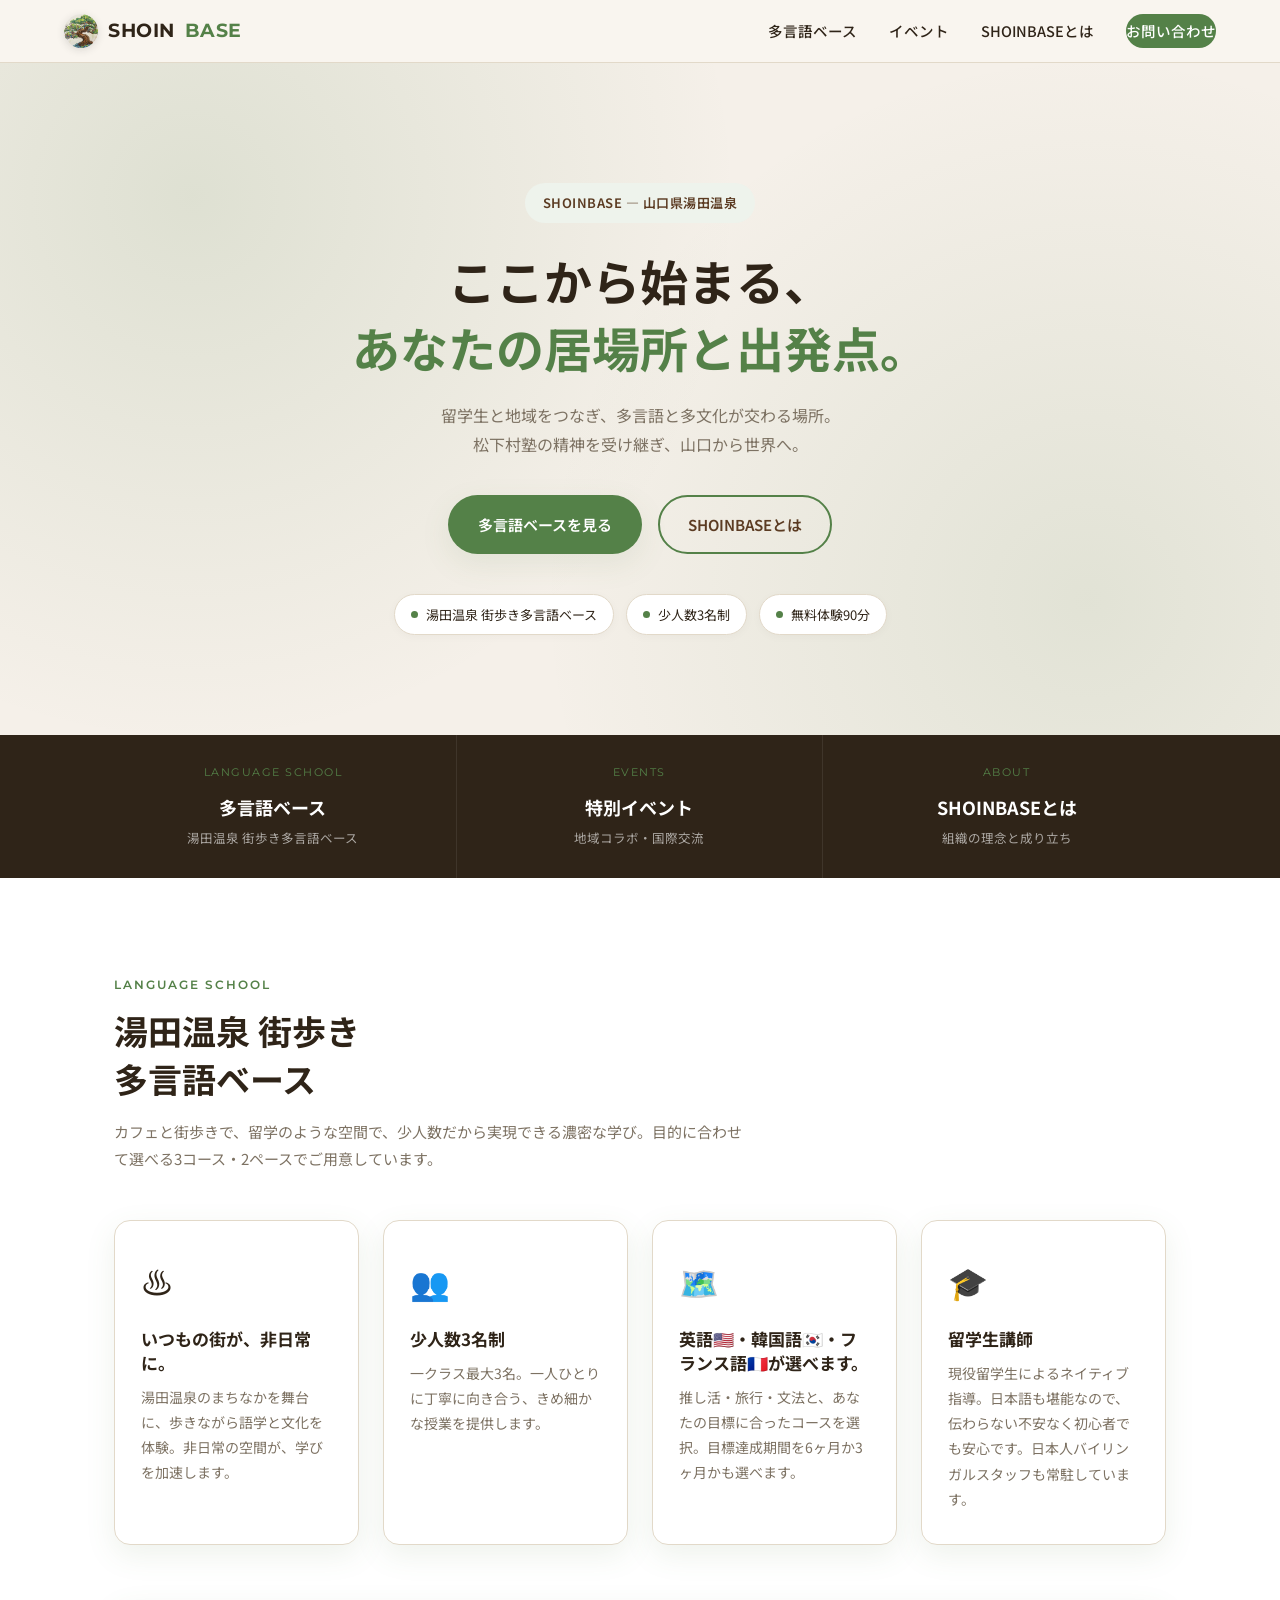
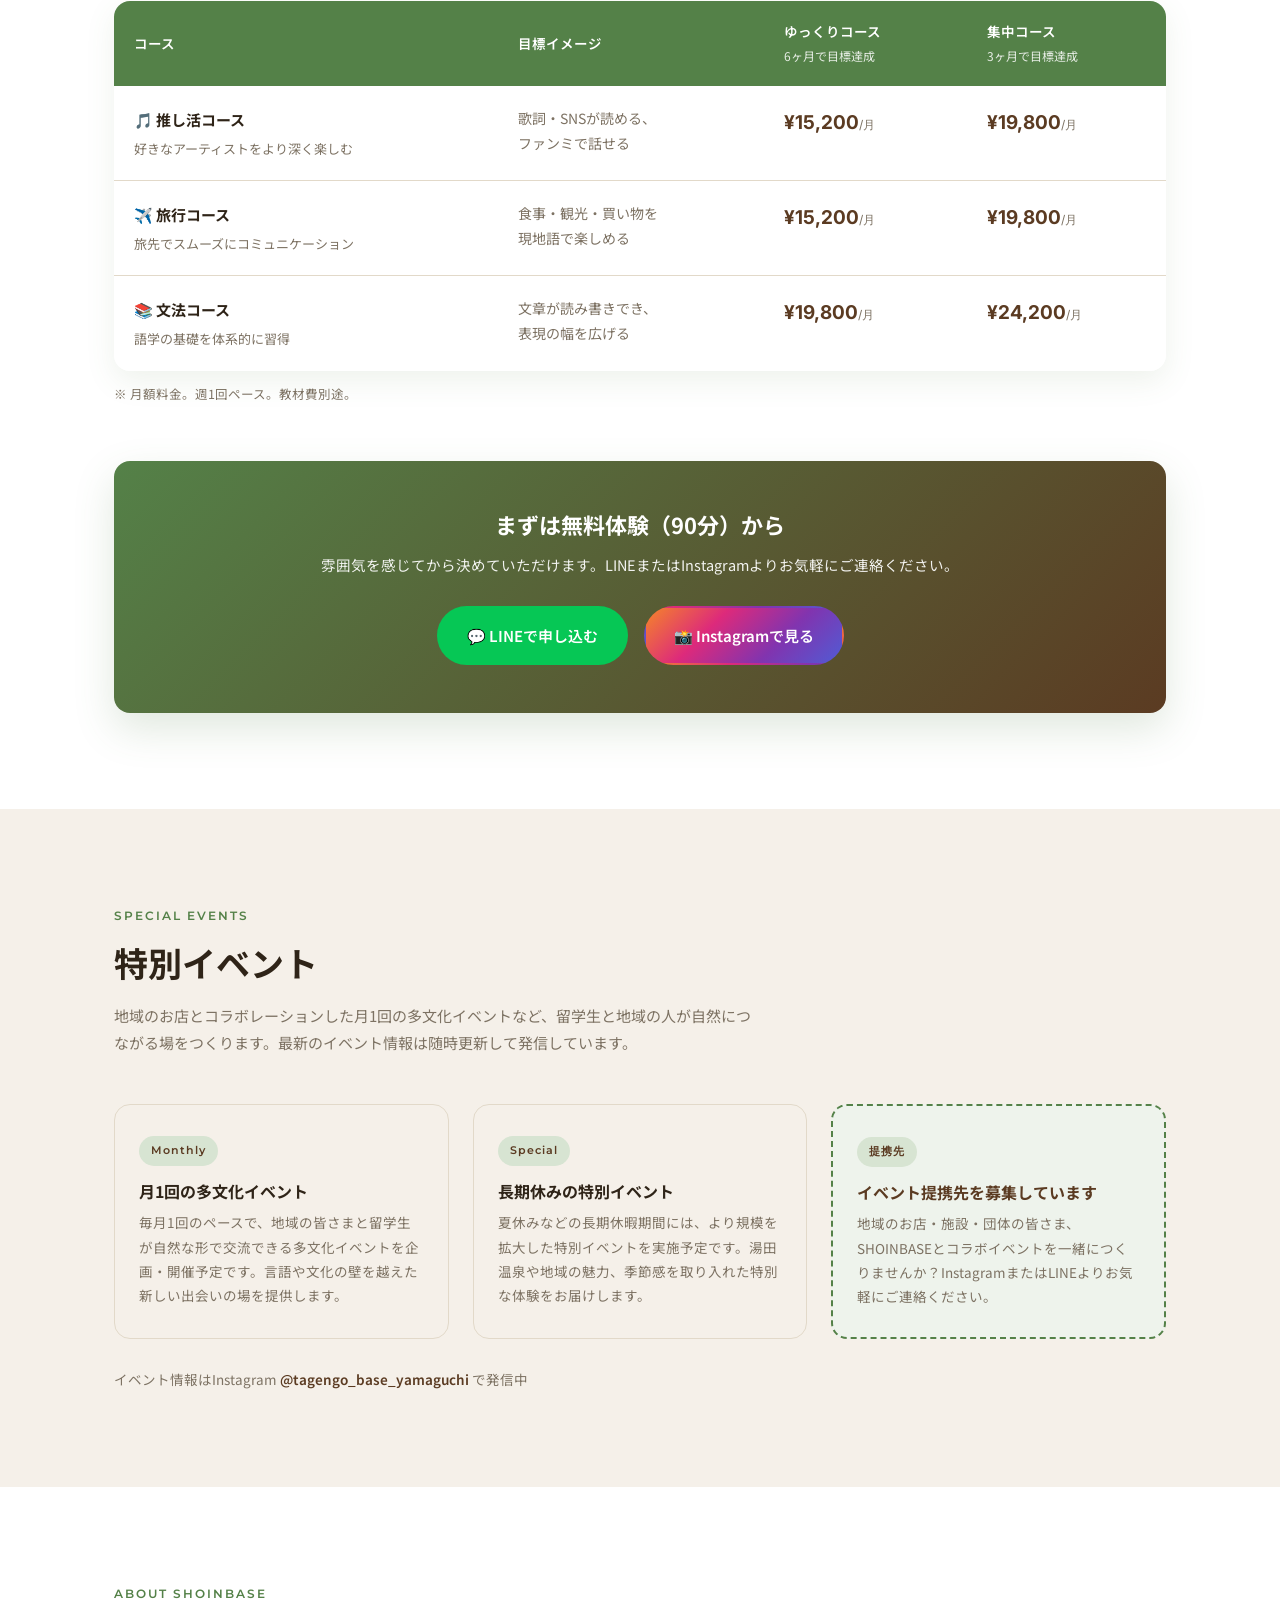
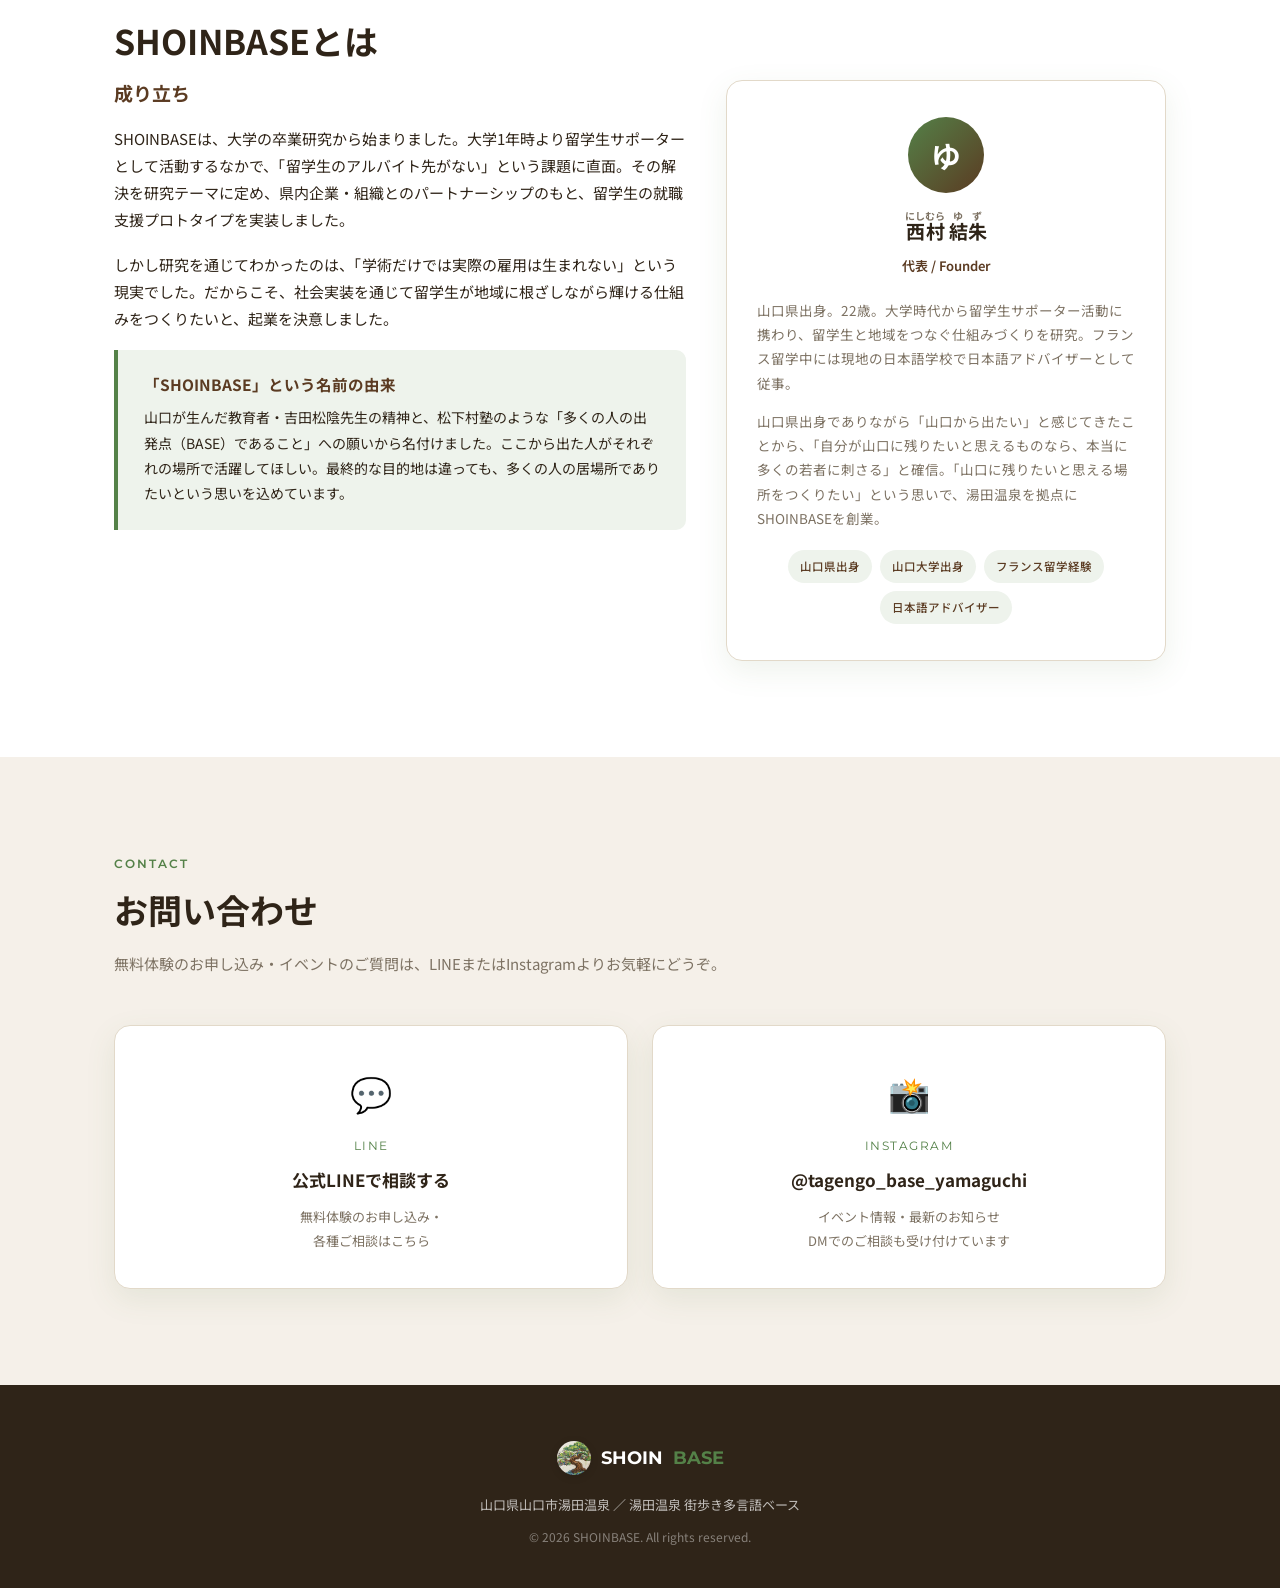
<file: index.html>
<!DOCTYPE html>
<html lang="ja">
<head>
  <meta charset="UTF-8">
  <meta name="viewport" content="width=device-width, initial-scale=1.0">
  <title>SHOINBASE | 山口県湯田温泉</title>
  <meta name="description" content="山口県湯田温泉を拠点に、多言語と多文化をつなぐ組織。「多言語ベース」・地域コラボイベントを運営しています。">
  
  <!-- Preconnect and Google Fonts -->
  <link rel="preconnect" href="https://fonts.googleapis.com">
  <link rel="preconnect" href="https://fonts.gstatic.com" crossorigin>
  <link href="https://fonts.googleapis.com/css2?family=Inter:wght@400;500;600&family=Montserrat:wght@600;700&family=Noto+Sans+JP:wght@400;500;700&display=swap" rel="stylesheet">
  
  <!-- External CSS -->
  <link rel="stylesheet" href="./style.css">
</head>
<body>

<!-- ════════════════ HEADER ════════════════ -->
<header>
  <div class="header-inner">
    <a href="#top" class="logo">
      <img src="./icon.jpg" alt="SHOINBASE Icon" class="logo-icon">
      <span class="logo-shoin">SHOIN</span><span class="logo-base">BASE</span>
    </a>
    <nav id="main-nav">
      <a href="#tagengo">多言語ベース</a>
      <a href="#events">イベント</a>
      <a href="#about">SHOINBASEとは</a>
      <a href="#contact" class="nav-cta">お問い合わせ</a>
    </nav>
    <button class="hamburger" id="hamburger" aria-label="メニュー">
      <span></span><span></span><span></span>
    </button>
  </div>
</header>

<!-- ════════════════ HERO ════════════════ -->
<div id="top"></div>
<section class="hero">
  <div class="hero-content fade-up">
    <div class="hero-badge">SHOINBASE — 山口県湯田温泉</div>
    <h1>ここから始まる、<br><em>あなたの居場所と出発点。</em></h1>
    <p class="hero-desc">
      留学生と地域をつなぎ、多言語と多文化が交わる場所。<br>
      松下村塾の精神を受け継ぎ、山口から世界へ。
    </p>
    <div class="hero-btns">
      <a href="#tagengo" class="btn btn-primary">多言語ベースを見る</a>
      <a href="#about" class="btn btn-outline">SHOINBASEとは</a>
    </div>
    <div class="hero-pills">
      <span class="pill"><span class="pill-dot"></span>湯田温泉 街歩き多言語ベース</span>
      <span class="pill"><span class="pill-dot"></span>少人数3名制</span>
      <span class="pill"><span class="pill-dot"></span>無料体験90分</span>
    </div>
  </div>
</section>

<!-- ════════════════ NAV STRIP ════════════════ -->
<div class="strip fade-up">
  <div class="strip-inner">
    <a href="#tagengo" class="strip-item">
      <div class="strip-item-label">LANGUAGE SCHOOL</div>
      <div class="strip-item-name">多言語ベース</div>
      <div class="strip-item-desc">湯田温泉 街歩き多言語ベース</div>
    </a>
    <a href="#events" class="strip-item">
      <div class="strip-item-label">EVENTS</div>
      <div class="strip-item-name">特別イベント</div>
      <div class="strip-item-desc">地域コラボ・国際交流</div>
    </a>
    <a href="#about" class="strip-item">
      <div class="strip-item-label">ABOUT</div>
      <div class="strip-item-name">SHOINBASEとは</div>
      <div class="strip-item-desc">組織の理念と成り立ち</div>
    </a>
  </div>
</div>

<!-- ════════════════ 多言語ベース ════════════════ -->
<section id="tagengo">
  <div class="sec-inner fade-up">
    <div class="sec-label">LANGUAGE SCHOOL</div>
    <h2 class="sec-title">湯田温泉 街歩き<br>多言語ベース</h2>
    <p class="sec-sub">カフェと街歩きで、留学のような空間で、少人数だから実現できる濃密な学び。目的に合わせて選べる3コース・2ペースでご用意しています。</p>

    <div class="features fade-up">
      <div class="feat-card">
        <div class="feat-icon">♨️</div>
        <h3>いつもの街が、非日常に。</h3>
        <p>湯田温泉のまちなかを舞台に、歩きながら語学と文化を体験。非日常の空間が、学びを加速します。</p>
      </div>
      <div class="feat-card">
        <div class="feat-icon">👥</div>
        <h3>少人数3名制</h3>
        <p>一クラス最大3名。一人ひとりに丁寧に向き合う、きめ細かな授業を提供します。</p>
      </div>
      <div class="feat-card">
        <div class="feat-icon">🗺️</div>
        <h3>英語🇺🇸・韓国語🇰🇷・フランス語🇫🇷が選べます。</h3>
        <p>推し活・旅行・文法と、あなたの目標に合ったコースを選択。目標達成期間を6ヶ月か3ヶ月かも選べます。</p>
      </div>
      <div class="feat-card">
        <div class="feat-icon">🎓</div>
        <h3>留学生講師</h3>
        <p>現役留学生によるネイティブ指導。日本語も堪能なので、伝わらない不安なく初心者でも安心です。日本人バイリンガルスタッフも常駐しています。</p>
      </div>
    </div>

    <!-- 料金表 -->
    <div class="course-wrap fade-up">
      <table class="course-table">
        <thead>
          <tr>
            <th>コース</th>
            <th>目標イメージ</th>
            <th>ゆっくりコース<br><span style="font-size:12px;font-weight:400;opacity:0.85">6ヶ月で目標達成</span></th>
            <th>集中コース<br><span style="font-size:12px;font-weight:400;opacity:0.85">3ヶ月で目標達成</span></th>
          </tr>
        </thead>
        <tbody>
          <tr>
            <td>
              <div class="course-name">🎵 推し活コース</div>
              <div class="course-goal">好きなアーティストをより深く楽しむ</div>
            </td>
            <td style="font-size:14px;color:var(--muted);">歌詞・SNSが読める、<br>ファンミで話せる</td>
            <td class="price-cell">¥15,200<small>/月</small></td>
            <td class="price-cell">¥19,800<small>/月</small></td>
          </tr>
          <tr>
            <td>
              <div class="course-name">✈️ 旅行コース</div>
              <div class="course-goal">旅先でスムーズにコミュニケーション</div>
            </td>
            <td style="font-size:14px;color:var(--muted);">食事・観光・買い物を<br>現地語で楽しめる</td>
            <td class="price-cell">¥15,200<small>/月</small></td>
            <td class="price-cell">¥19,800<small>/月</small></td>
          </tr>
          <tr>
            <td>
              <div class="course-name">📚 文法コース</div>
              <div class="course-goal">語学の基礎を体系的に習得</div>
            </td>
            <td style="font-size:14px;color:var(--muted);">文章が読み書きでき、<br>表現の幅を広げる</td>
            <td class="price-cell">¥19,800<small>/月</small></td>
            <td class="price-cell">¥24,200<small>/月</small></td>
          </tr>
        </tbody>
      </table>
    </div>
    <p class="course-note fade-up">※ 月額料金。週1回ペース。教材費別途。</p>

    <!-- 無料体験CTA -->
    <div class="trial-box fade-up">
      <h3>まずは無料体験（90分）から</h3>
      <p>雰囲気を感じてから決めていただけます。LINEまたはInstagramよりお気軽にご連絡ください。</p>
      <div class="contact-btns">
        <a href="https://lin.ee/NYMbU9d" target="_blank" rel="noopener" class="btn btn-line">💬 LINEで申し込む</a>
        <a href="https://www.instagram.com/tagengo_base_yamaguchi/" target="_blank" rel="noopener" class="btn btn-insta">📸 Instagramで見る</a>
      </div>
    </div>
  </div>
</section>

<!-- ════════════════ EVENTS ════════════════ -->
<section id="events">
  <div class="sec-inner">
    <div class="fade-up">
      <div class="sec-label">SPECIAL EVENTS</div>
      <h2 class="sec-title">特別イベント</h2>
      <p class="sec-sub">地域のお店とコラボレーションした月1回の多文化イベントなど、留学生と地域の人が自然につながる場をつくります。最新のイベント情報は随時更新して発信しています。</p>
    </div>

    <div class="events-grid fade-up">
      <div class="ev-card">
        <span class="ev-season">Monthly</span>
        <div>
          <h4>月1回の多文化イベント</h4>
          <p>毎月1回のペースで、地域の皆さまと留学生が自然な形で交流できる多文化イベントを企画・開催予定です。言語や文化の壁を越えた新しい出会いの場を提供します。</p>
        </div>
      </div>
      <div class="ev-card">
        <span class="ev-season">Special</span>
        <div>
          <h4>長期休みの特別イベント</h4>
          <p>夏休みなどの長期休暇期間には、より規模を拡大した特別イベントを実施予定です。湯田温泉や地域の魅力、季節感を取り入れた特別な体験をお届けします。</p>
        </div>
      </div>
      <div class="ev-card ev-promo">
        <span class="ev-season">提携先</span>
        <div>
          <h4 style="color: var(--terra-dark);">イベント提携先を募集しています</h4>
          <p style="margin-top: 8px;">地域のお店・施設・団体の皆さま、SHOINBASEとコラボイベントを一緒につくりませんか？InstagramまたはLINEよりお気軽にご連絡ください。</p>
        </div>
      </div>
    </div>

    <p class="ev-note fade-up">
      イベント情報はInstagram
      <a href="https://www.instagram.com/tagengo_base_yamaguchi/" target="_blank" rel="noopener">@tagengo_base_yamaguchi</a>
      で発信中
    </p>
  </div>
</section>

<!-- ════════════════ ABOUT ════════════════ -->
<section id="about">
  <div class="sec-inner">
    <div class="fade-up">
      <div class="sec-label">ABOUT SHOINBASE</div>
      <h2 class="sec-title">SHOINBASEとは</h2>
    </div>

    <div class="about-grid">
      <!-- 左：成り立ち -->
      <div class="story fade-up">
        <h3>成り立ち</h3>
        <p>SHOINBASEは、大学の卒業研究から始まりました。大学1年時より留学生サポーターとして活動するなかで、「留学生のアルバイト先がない」という課題に直面。その解決を研究テーマに定め、県内企業・組織とのパートナーシップのもと、留学生の就職支援プロトタイプを実装しました。</p>
        <p>しかし研究を通じてわかったのは、「学術だけでは実際の雇用は生まれない」という現実でした。だからこそ、社会実装を通じて留学生が地域に根ざしながら輝ける仕組みをつくりたいと、起業を決意しました。</p>

        <div class="name-box">
          <h4>「SHOINBASE」という名前の由来</h4>
          <p>山口が生んだ教育者・吉田松陰先生の精神と、松下村塾のような「多くの人の出発点（BASE）であること」への願いから名付けました。ここから出た人がそれぞれの場所で活躍してほしい。最終的な目的地は違っても、多くの人の居場所でありたいという思いを込めています。</p>
        </div>
      </div>

      <!-- 右：プロフィール -->
      <div class="fade-up" style="transition-delay: 0.2s;">
        <div class="profile-card">
          <div class="profile-avatar">ゆ</div>
          <div class="profile-name">
            <ruby>西村<rt>にしむら</rt></ruby> <ruby>結朱<rt>ゆず</rt></ruby>
          </div>
          <div class="profile-role">代表 / Founder</div>
          <p class="profile-bio">山口県出身。22歳。大学時代から留学生サポーター活動に携わり、留学生と地域をつなぐ仕組みづくりを研究。フランス留学中には現地の日本語学校で日本語アドバイザーとして従事。</p>
          <p class="profile-bio">山口県出身でありながら「山口から出たい」と感じてきたことから、「自分が山口に残りたいと思えるものなら、本当に多くの若者に刺さる」と確信。「山口に残りたいと思える場所をつくりたい」という思いで、湯田温泉を拠点にSHOINBASEを創業。</p>
          <div class="profile-tags">
            <span class="profile-tag">山口県出身</span>
            <span class="profile-tag">山口大学出身</span>
            <span class="profile-tag">フランス留学経験</span>
            <span class="profile-tag">日本語アドバイザー</span>
          </div>
        </div>
      </div>
    </div>
  </div>
</section>

<!-- ════════════════ CONTACT ════════════════ -->
<section id="contact">
  <div class="sec-inner">
    <div class="fade-up">
      <div class="sec-label">CONTACT</div>
      <h2 class="sec-title">お問い合わせ</h2>
      <p class="sec-sub">無料体験のお申し込み・イベントのご質問は、LINEまたはInstagramよりお気軽にどうぞ。</p>
    </div>

    <div class="contact-cards fade-up">
      <a href="https://lin.ee/NYMbU9d" target="_blank" rel="noopener" class="contact-card">
        <div class="contact-card-icon">💬</div>
        <div class="contact-card-service">LINE</div>
        <div class="contact-card-handle">公式LINEで相談する</div>
        <div class="contact-card-desc">無料体験のお申し込み・<br>各種ご相談はこちら</div>
      </a>
      <a href="https://www.instagram.com/tagengo_base_yamaguchi/" target="_blank" rel="noopener" class="contact-card">
        <div class="contact-card-icon">📸</div>
        <div class="contact-card-service">INSTAGRAM</div>
        <div class="contact-card-handle">@tagengo_base_yamaguchi</div>
        <div class="contact-card-desc">イベント情報・最新のお知らせ<br>DMでのご相談も受け付けています</div>
      </a>
    </div>
  </div>
</section>

<!-- ════════════════ FOOTER ════════════════ -->
<footer>
  <div class="fade-up">
    <div class="footer-logo">
      <img src="./icon.jpg" alt="SHOINBASE Icon" class="footer-logo-icon">
      <span class="logo-shoin">SHOIN</span><span class="logo-base">BASE</span>
    </div>
    <div class="footer-addr">山口県山口市湯田温泉 ／ 湯田温泉 街歩き多言語ベース</div>
    <div class="footer-copy">© 2026 SHOINBASE. All rights reserved.</div>
  </div>
</footer>

<!-- External JS -->
<script src="./script.js"></script>

</body>
</html>
</file>
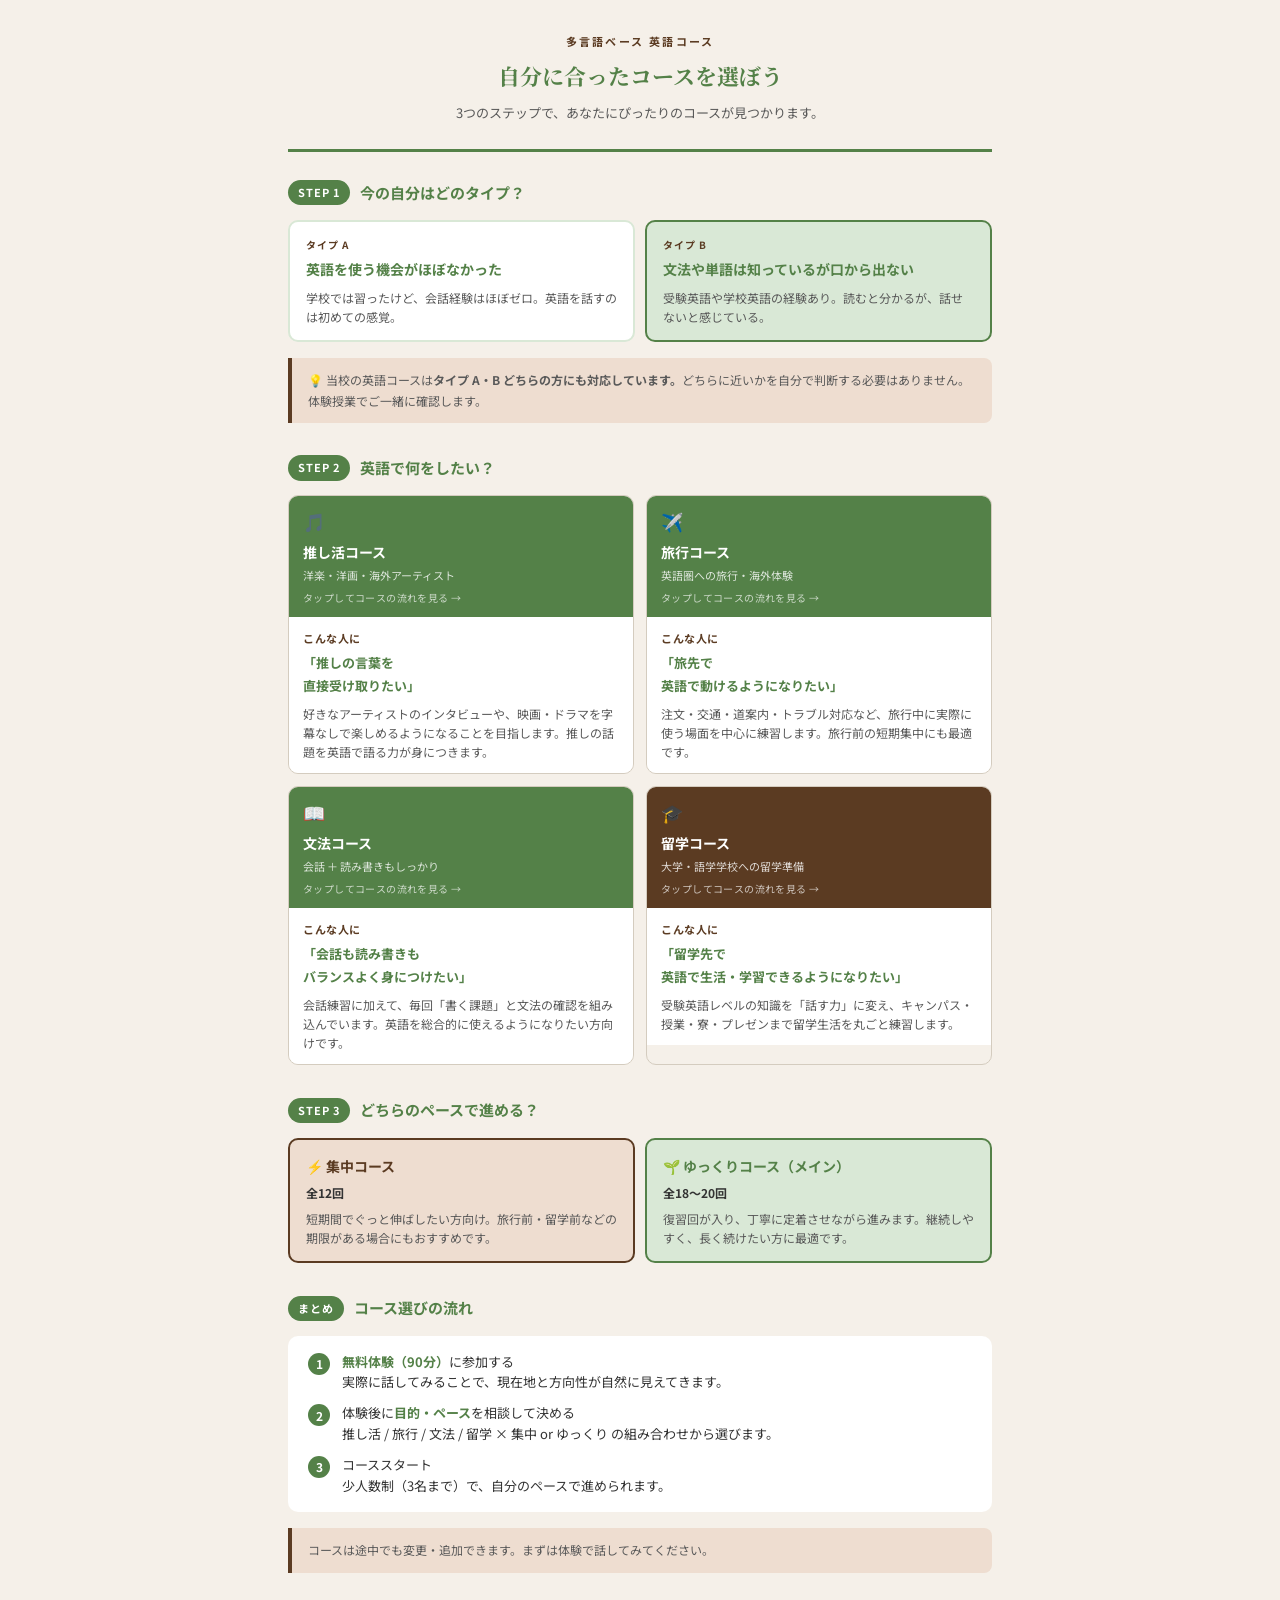
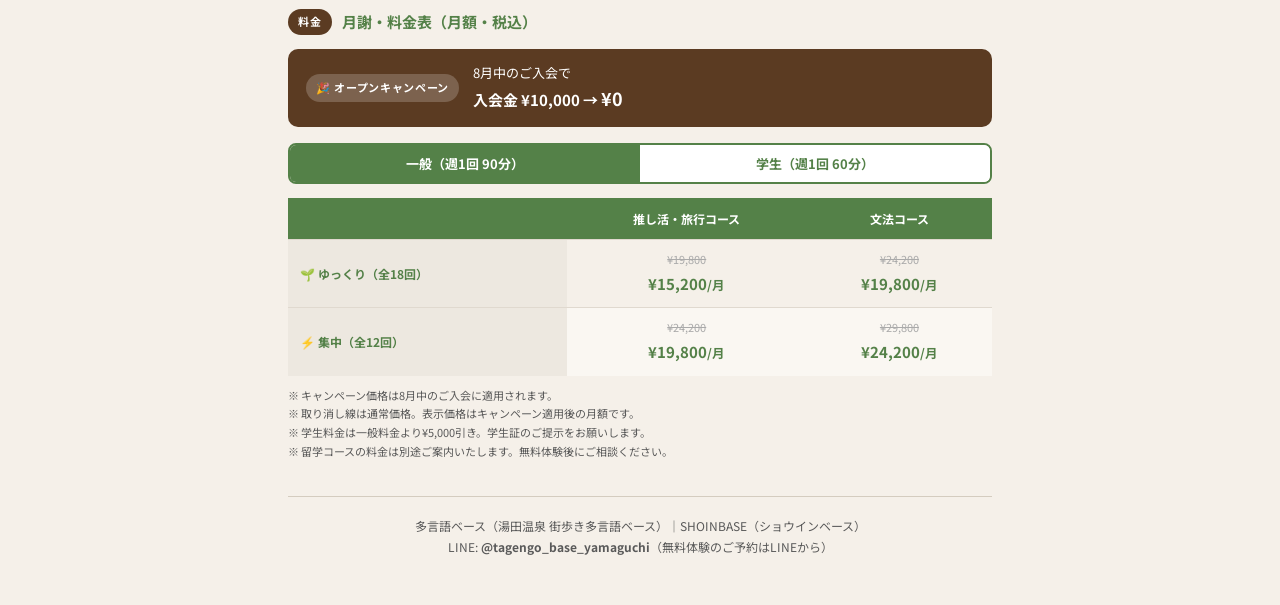
<file: course_english.html>
<!DOCTYPE html>
<html lang="ja">
<head>
<meta charset="UTF-8">
<meta name="viewport" content="width=device-width, initial-scale=1.0">
<title>英語コース選択ガイド｜多言語ベース</title>
<link href="https://fonts.googleapis.com/css2?family=Noto+Serif+JP:wght@400;700&family=Noto+Sans+JP:wght@400;500;700&display=swap" rel="stylesheet">
<style>
  :root {
    --navy: #548148;
    --terra: #5b3b22;
    --terra-l: #eeddd0;
    --light: #d9e8d6;
    --gray: #595959;
    --lgray: #ede8e0;
  }
  * { box-sizing: border-box; margin: 0; padding: 0; }
  body {
    font-family: 'Noto Sans JP', sans-serif;
    color: #222;
    background: #f5f0e9;
    max-width: 760px;
    margin: 0 auto;
    padding: 32px 28px 48px;
    font-size: 14px;
    line-height: 1.75;
  }

  .header {
    text-align: center;
    padding-bottom: 24px;
    border-bottom: 3px solid var(--navy);
    margin-bottom: 28px;
  }
  .brand { font-size: 11px; letter-spacing: .2em; color: var(--terra); font-weight: 700; margin-bottom: 6px; }
  .header h1 { font-family: 'Noto Serif JP', serif; font-size: 22px; color: var(--navy); font-weight: 700; margin-bottom: 6px; }
  .header p { font-size: 13px; color: var(--gray); }

  .section-title { display: flex; align-items: center; gap: 10px; margin: 28px 0 14px; }
  .step-badge { background: var(--navy); color: #fff; font-size: 11px; font-weight: 700; padding: 3px 10px; border-radius: 20px; letter-spacing: .08em; white-space: nowrap; }
  .section-title h2 { font-size: 15px; font-weight: 700; color: var(--navy); }

  .level-cards { display: grid; grid-template-columns: 1fr 1fr; gap: 10px; margin-bottom: 6px; }
  .level-card { border: 2px solid var(--light); border-radius: 10px; padding: 14px 16px; background: #fff; }
  .level-card .tag { font-size: 10px; font-weight: 700; letter-spacing: .1em; color: var(--terra); margin-bottom: 4px; }
  .level-card .title { font-size: 14px; font-weight: 700; color: var(--navy); margin-bottom: 6px; }
  .level-card .desc { font-size: 12px; color: var(--gray); line-height: 1.6; }
  .level-card.highlight { border-color: var(--navy); background: var(--light); }

  .course-grid { display: grid; grid-template-columns: 1fr 1fr; gap: 12px; }
  .course-card { border-radius: 10px; overflow: hidden; border: 1px solid #d4ccbf; cursor: pointer; transition: transform .15s, box-shadow .15s; }
  .course-card:active { transform: scale(.97); }
  .course-card:hover { box-shadow: 0 4px 16px rgba(84,129,72,.2); }
  .course-head { background: var(--navy); color: #fff; padding: 10px 14px; }
  .course-head .emoji { font-size: 18px; margin-bottom: 2px; display: block; }
  .course-head .name { font-size: 14px; font-weight: 700; }
  .course-head .sub { font-size: 11px; opacity: .8; margin-top: 2px; }
  .tap-hint { font-size: 10px; color: rgba(255,255,255,.7); margin-top: 4px; letter-spacing: .04em; }
  .course-body { background: #fff; padding: 12px 14px; }
  .course-body .for { font-size: 11px; font-weight: 700; color: var(--terra); margin-bottom: 4px; letter-spacing: .05em; }
  .course-body .goal { font-size: 13px; font-weight: 700; color: var(--navy); margin-bottom: 6px; }
  .course-body .detail { font-size: 12px; color: var(--gray); line-height: 1.6; }
  .course-card.terra .course-head { background: var(--terra); }

  .pace-row { display: grid; grid-template-columns: 1fr 1fr; gap: 10px; }
  .pace-card { border-radius: 10px; padding: 14px 16px; border: 2px solid; }
  .pace-card.shuchu { border-color: var(--terra); background: var(--terra-l); }
  .pace-card.yukkuri { border-color: var(--navy); background: var(--light); }
  .pace-card .pace-title { font-size: 14px; font-weight: 700; margin-bottom: 4px; }
  .pace-card.shuchu .pace-title { color: var(--terra); }
  .pace-card.yukkuri .pace-title { color: var(--navy); }
  .pace-card .pace-count { font-size: 12px; font-weight: 700; margin-bottom: 6px; color: #333; }
  .pace-card .pace-desc { font-size: 12px; color: var(--gray); line-height: 1.6; }

  .flow { background: #fff; border-radius: 10px; padding: 16px 20px; }
  .flow-row { display: flex; align-items: flex-start; gap: 12px; margin-bottom: 10px; }
  .flow-row:last-child { margin-bottom: 0; }
  .flow-num { background: var(--navy); color: #fff; width: 22px; height: 22px; border-radius: 50%; font-size: 12px; font-weight: 700; display: flex; align-items: center; justify-content: center; flex-shrink: 0; margin-top: 1px; }
  .flow-text { font-size: 13px; color: #333; line-height: 1.6; }
  .flow-text strong { color: var(--navy); }

  .note-box { background: var(--terra-l); border-left: 4px solid var(--terra); border-radius: 0 8px 8px 0; padding: 12px 16px; font-size: 12px; color: var(--gray); line-height: 1.7; margin-top: 16px; }

  /* modal */
  .modal-overlay { display: none; position: fixed; inset: 0; background: rgba(10,20,10,.5); z-index: 100; align-items: flex-end; justify-content: center; }
  .modal-overlay.open { display: flex; }
  .modal { background: #fff; border-radius: 20px 20px 0 0; width: 100%; max-width: 760px; max-height: 85vh; overflow-y: auto; padding: 0 0 32px; transform: translateY(100%); transition: transform .3s cubic-bezier(.32,1,.6,1); }
  .modal-overlay.open .modal { transform: translateY(0); }
  .modal-bar { width: 40px; height: 4px; background: #ddd; border-radius: 2px; margin: 12px auto 0; }
  .modal-head { padding: 16px 20px 14px; border-bottom: 1px solid #eee; display: flex; align-items: center; gap: 12px; }
  .modal-emoji { font-size: 26px; }
  .modal-head-text .modal-name { font-size: 17px; font-weight: 700; color: var(--navy); }
  .modal-head-text .modal-sub { font-size: 12px; color: var(--gray); margin-top: 1px; }
  .modal-close { margin-left: auto; background: var(--lgray); border: none; border-radius: 50%; width: 30px; height: 30px; font-size: 16px; cursor: pointer; color: var(--gray); display: flex; align-items: center; justify-content: center; flex-shrink: 0; }
  .modal-body { padding: 20px 20px 0; }
  .phase-list { list-style: none; position: relative; }
  .phase-list::before { content: ''; position: absolute; left: 18px; top: 0; bottom: 0; width: 2px; background: var(--light); }
  .phase-item { display: flex; gap: 14px; margin-bottom: 18px; position: relative; }
  .phase-item:last-child { margin-bottom: 0; }
  .phase-dot { width: 38px; height: 38px; border-radius: 50%; background: var(--navy); color: #fff; font-size: 11px; font-weight: 700; display: flex; align-items: center; justify-content: center; flex-shrink: 0; z-index: 1; line-height: 1.2; text-align: center; }
  .phase-dot.terra { background: var(--terra); }
  .phase-content { padding-top: 4px; }
  .phase-title { font-size: 14px; font-weight: 700; color: var(--navy); margin-bottom: 4px; }
  .phase-desc { font-size: 12px; color: var(--gray); line-height: 1.65; }
  .lesson-pills { display: flex; flex-wrap: wrap; gap: 6px; margin-top: 8px; }
  .pill { background: var(--lgray); border: 1px solid #ccc4b8; border-radius: 20px; padding: 3px 10px; font-size: 11px; color: #333; white-space: nowrap; }
  .pill.highlight { background: var(--light); border-color: var(--navy); color: var(--navy); font-weight: 700; }
  .modal-counts { display: flex; gap: 8px; margin: 18px 0 0; }
  .count-chip { flex: 1; border-radius: 8px; padding: 10px 12px; text-align: center; }
  .count-chip.s { background: var(--terra-l); }
  .count-chip.y { background: var(--light); }
  .count-chip .cc-label { font-size: 10px; font-weight: 700; letter-spacing: .05em; }
  .count-chip.s .cc-label { color: var(--terra); }
  .count-chip.y .cc-label { color: var(--navy); }
  .count-chip .cc-val { font-size: 16px; font-weight: 700; color: #222; margin-top: 2px; }

  /* pricing */
  .campaign-banner { background: var(--terra); color: #fff; border-radius: 10px; padding: 14px 18px; display: flex; align-items: center; gap: 14px; margin-bottom: 16px; }
  .campaign-tag { font-size: 11px; font-weight: 700; letter-spacing: .06em; white-space: nowrap; background: rgba(255,255,255,.2); border-radius: 20px; padding: 4px 10px; }
  .campaign-text { font-size: 13px; line-height: 1.6; }
  .campaign-text strong { font-size: 15px; }
  .zero { font-size: 18px; font-weight: 700; }
  .price-toggle { display: flex; border: 2px solid var(--navy); border-radius: 8px; overflow: hidden; margin-bottom: 14px; }
  .price-toggle button { flex: 1; padding: 9px 0; font-size: 13px; font-weight: 700; font-family: 'Noto Sans JP', sans-serif; border: none; cursor: pointer; transition: background .15s, color .15s; background: #fff; color: var(--navy); }
  .price-toggle button.active { background: var(--navy); color: #fff; }
  .price-table-wrap { display: none; }
  .price-table-wrap.show { display: block; }
  .price-table { width: 100%; border-collapse: collapse; font-size: 13px; }
  .price-table th, .price-table td { padding: 10px 12px; text-align: center; border-bottom: 1px solid #e0d9cf; }
  .price-table th { background: var(--navy); color: #fff; font-size: 12px; font-weight: 700; }
  .price-table th:first-child { text-align: left; }
  .price-table td:first-child { text-align: left; font-weight: 700; color: var(--navy); background: var(--lgray); font-size: 12px; }
  .price-table tr:last-child td { border-bottom: none; }
  .price-table tr:nth-child(even) td:not(:first-child) { background: #faf7f2; }
  .price-now { font-size: 15px; font-weight: 700; color: var(--navy); }
  .price-orig { font-size: 11px; color: #aaa; text-decoration: line-through; margin-bottom: 2px; }
  .price-note { font-size: 11px; color: var(--gray); margin-top: 10px; line-height: 1.7; }

  .footer { text-align: center; margin-top: 36px; padding-top: 18px; border-top: 1px solid #d4ccbf; font-size: 12px; color: var(--gray); }

  @media print {
    body { padding: 20px; background: #fff; }
    .course-grid, .level-cards, .pace-row { break-inside: avoid; }
    .modal-overlay { display: none !important; }
    .tap-hint { display: none; }
    .price-table-wrap { display: block !important; }
    .price-toggle { display: none; }
  }
</style>
</head>
<body>

<div class="header">
  <div class="brand">多言語ベース 英語コース</div>
  <h1>自分に合ったコースを選ぼう</h1>
  <p>3つのステップで、あなたにぴったりのコースが見つかります。</p>
</div>

<div class="section-title">
  <span class="step-badge">STEP 1</span>
  <h2>今の自分はどのタイプ？</h2>
</div>
<div class="level-cards">
  <div class="level-card">
    <div class="tag">タイプ A</div>
    <div class="title">英語を使う機会がほぼなかった</div>
    <div class="desc">学校では習ったけど、会話経験はほぼゼロ。英語を話すのは初めての感覚。</div>
  </div>
  <div class="level-card highlight">
    <div class="tag">タイプ B</div>
    <div class="title">文法や単語は知っているが口から出ない</div>
    <div class="desc">受験英語や学校英語の経験あり。読むと分かるが、話せないと感じている。</div>
  </div>
</div>
<div class="note-box">
  💡 当校の英語コースは<strong>タイプ A・B どちらの方にも対応しています。</strong>どちらに近いかを自分で判断する必要はありません。体験授業でご一緒に確認します。
</div>

<div class="section-title" style="margin-top:32px;">
  <span class="step-badge">STEP 2</span>
  <h2>英語で何をしたい？</h2>
</div>
<div class="course-grid">

  <div class="course-card" onclick="openModal('oshi')">
    <div class="course-head">
      <span class="emoji">🎵</span>
      <div class="name">推し活コース</div>
      <div class="sub">洋楽・洋画・海外アーティスト</div>
      <div class="tap-hint">タップしてコースの流れを見る →</div>
    </div>
    <div class="course-body">
      <div class="for">こんな人に</div>
      <div class="goal">「推しの言葉を<br>直接受け取りたい」</div>
      <div class="detail">好きなアーティストのインタビューや、映画・ドラマを字幕なしで楽しめるようになることを目指します。推しの話題を英語で語る力が身につきます。</div>
    </div>
  </div>

  <div class="course-card" onclick="openModal('travel')">
    <div class="course-head">
      <span class="emoji">✈️</span>
      <div class="name">旅行コース</div>
      <div class="sub">英語圏への旅行・海外体験</div>
      <div class="tap-hint">タップしてコースの流れを見る →</div>
    </div>
    <div class="course-body">
      <div class="for">こんな人に</div>
      <div class="goal">「旅先で<br>英語で動けるようになりたい」</div>
      <div class="detail">注文・交通・道案内・トラブル対応など、旅行中に実際に使う場面を中心に練習します。旅行前の短期集中にも最適です。</div>
    </div>
  </div>

  <div class="course-card" onclick="openModal('grammar')">
    <div class="course-head">
      <span class="emoji">📖</span>
      <div class="name">文法コース</div>
      <div class="sub">会話 ＋ 読み書きもしっかり</div>
      <div class="tap-hint">タップしてコースの流れを見る →</div>
    </div>
    <div class="course-body">
      <div class="for">こんな人に</div>
      <div class="goal">「会話も読み書きも<br>バランスよく身につけたい」</div>
      <div class="detail">会話練習に加えて、毎回「書く課題」と文法の確認を組み込んでいます。英語を総合的に使えるようになりたい方向けです。</div>
    </div>
  </div>

  <div class="course-card terra" onclick="openModal('study')">
    <div class="course-head">
      <span class="emoji">🎓</span>
      <div class="name">留学コース</div>
      <div class="sub">大学・語学学校への留学準備</div>
      <div class="tap-hint">タップしてコースの流れを見る →</div>
    </div>
    <div class="course-body">
      <div class="for">こんな人に</div>
      <div class="goal">「留学先で<br>英語で生活・学習できるようになりたい」</div>
      <div class="detail">受験英語レベルの知識を「話す力」に変え、キャンパス・授業・寮・プレゼンまで留学生活を丸ごと練習します。</div>
    </div>
  </div>

</div>

<div class="section-title" style="margin-top:32px;">
  <span class="step-badge">STEP 3</span>
  <h2>どちらのペースで進める？</h2>
</div>
<div class="pace-row">
  <div class="pace-card shuchu">
    <div class="pace-title">⚡ 集中コース</div>
    <div class="pace-count">全12回</div>
    <div class="pace-desc">短期間でぐっと伸ばしたい方向け。旅行前・留学前などの期限がある場合にもおすすめです。</div>
  </div>
  <div class="pace-card yukkuri">
    <div class="pace-title">🌱 ゆっくりコース（メイン）</div>
    <div class="pace-count">全18〜20回</div>
    <div class="pace-desc">復習回が入り、丁寧に定着させながら進みます。継続しやすく、長く続けたい方に最適です。</div>
  </div>
</div>

<div class="section-title" style="margin-top:32px;">
  <span class="step-badge">まとめ</span>
  <h2>コース選びの流れ</h2>
</div>
<div class="flow">
  <div class="flow-row">
    <div class="flow-num">1</div>
    <div class="flow-text"><strong>無料体験（90分）</strong>に参加する<br>実際に話してみることで、現在地と方向性が自然に見えてきます。</div>
  </div>
  <div class="flow-row">
    <div class="flow-num">2</div>
    <div class="flow-text">体験後に<strong>目的・ペース</strong>を相談して決める<br>推し活 / 旅行 / 文法 / 留学 × 集中 or ゆっくり の組み合わせから選びます。</div>
  </div>
  <div class="flow-row">
    <div class="flow-num">3</div>
    <div class="flow-text">コーススタート<br>少人数制（3名まで）で、自分のペースで進められます。</div>
  </div>
</div>
<div class="note-box" style="margin-top:16px;">
  コースは途中でも変更・追加できます。まずは体験で話してみてください。
</div>

<div class="section-title" style="margin-top:36px;">
  <span class="step-badge" style="background:var(--terra);">料金</span>
  <h2>月謝・料金表（月額・税込）</h2>
</div>
<div class="campaign-banner">
  <div class="campaign-tag">🎉 オープンキャンペーン</div>
  <div class="campaign-text">8月中のご入会で<br><strong>入会金 ¥10,000 → <span class="zero">¥0</span></strong></div>
</div>
<div class="price-toggle">
  <button class="active" onclick="switchPrice('general', this)">一般（週1回 90分）</button>
  <button onclick="switchPrice('student', this)">学生（週1回 60分）</button>
</div>

<div class="price-table-wrap show" id="price-general">
  <table class="price-table">
    <thead><tr><th></th><th>推し活・旅行コース</th><th>文法コース</th></tr></thead>
    <tbody>
      <tr>
        <td>🌱 ゆっくり（全18回）</td>
        <td><div class="price-orig">¥19,800</div><div class="price-now">¥15,200<small>/月</small></div></td>
        <td><div class="price-orig">¥24,200</div><div class="price-now">¥19,800<small>/月</small></div></td>
      </tr>
      <tr>
        <td>⚡ 集中（全12回）</td>
        <td><div class="price-orig">¥24,200</div><div class="price-now">¥19,800<small>/月</small></div></td>
        <td><div class="price-orig">¥29,800</div><div class="price-now">¥24,200<small>/月</small></div></td>
      </tr>
    </tbody>
  </table>
</div>

<div class="price-table-wrap" id="price-student">
  <table class="price-table">
    <thead><tr><th></th><th>推し活・旅行コース</th><th>文法コース</th></tr></thead>
    <tbody>
      <tr>
        <td>🌱 ゆっくり（全18回）</td>
        <td><div class="price-orig">¥19,800</div><div class="price-now">¥10,200<small>/月</small></div></td>
        <td><div class="price-orig">¥24,200</div><div class="price-now">¥14,800<small>/月</small></div></td>
      </tr>
      <tr>
        <td>⚡ 集中（全12回）</td>
        <td><div class="price-orig">¥24,200</div><div class="price-now">¥14,800<small>/月</small></div></td>
        <td><div class="price-orig">¥29,800</div><div class="price-now">¥19,200<small>/月</small></div></td>
      </tr>
    </tbody>
  </table>
</div>

<p class="price-note">
  ※ キャンペーン価格は8月中のご入会に適用されます。<br>
  ※ 取り消し線は通常価格。表示価格はキャンペーン適用後の月額です。<br>
  ※ 学生料金は一般料金より¥5,000引き。学生証のご提示をお願いします。<br>
  ※ 留学コースの料金は別途ご案内いたします。無料体験後にご相談ください。
</p>

<!-- モーダル -->
<div class="modal-overlay" id="modal-overlay" onclick="closeOnBg(event)">
  <div class="modal" id="modal">
    <div class="modal-bar"></div>
    <div class="modal-head">
      <div class="modal-emoji" id="m-emoji"></div>
      <div class="modal-head-text">
        <div class="modal-name" id="m-name"></div>
        <div class="modal-sub" id="m-sub"></div>
      </div>
      <button class="modal-close" onclick="closeModal()">✕</button>
    </div>
    <div class="modal-body">
      <ul class="phase-list" id="m-phases"></ul>
      <div class="modal-counts" id="m-counts"></div>
    </div>
  </div>
</div>

<div class="footer">
  多言語ベース（湯田温泉 街歩き多言語ベース）｜SHOINBASE（ショウインベース）<br>
  LINE: <strong>@tagengo_base_yamaguchi</strong>（無料体験のご予約はLINEから）
</div>

<script>
const courses = {
  oshi: {
    emoji: '🎵', name: '推し活コース', sub: '洋楽・洋画・海外アーティスト',
    phases: [
      { label: 'P1', title: '話す基地を作る（共通）', desc: '知っている英語を口から出す練習からスタート。意見の言い方・リアクション・詰まったときの切り抜け方を体得します。', pills: ['自己紹介・好きなものを話す', '意見を言う・質問する', '自然なリアクション', '初カフェ実践'], terra: false },
      { label: 'P2', title: '推しの話題で会話する', desc: '好きなアーティスト・作品を英語で紹介・語る練習。街の英語（看板・メニュー）も声に出して読みます。', pills: ['推しを英語で紹介する', '街歩き実践', '作品の感想を深く語る', '知らない単語を言い換える'], terra: false },
      { label: 'P3', title: '字幕なしで楽しめるようになる', desc: 'インタビュー動画のシャドーイング、ナチュラルスピードへの慣れ。最終回は好きな作品を字幕なしで1エピソード完走。', pills: ['シャドーイング', 'カフェで作品トーク', '景色×作品トーク', '【仕上げ】字幕なし完走'], terra: true }
    ], shuchu: '12回', yukkuri: '18回'
  },
  travel: {
    emoji: '✈️', name: '旅行コース', sub: '英語圏への旅行・海外体験',
    phases: [
      { label: 'P1', title: '話す基地を作る（共通）', desc: '知っている英語を口から出す練習。意見の言い方・リアクション・詰まったときの切り抜け方を体得します。', pills: ['自己紹介・好きなものを話す', '意見を言う・質問する', '自然なリアクション', '初カフェ実践'], terra: false },
      { label: 'P2', title: '旅行で使う日常英語', desc: '「よく聞かれる質問への返答」から「交通・予約・トラブル対応」まで、旅行中に実際に起こる場面を網羅します。', pills: ['定番質問に答える', '道を聞く（散歩実践）', '交通・予約・手続き', 'トラブル対応'], terra: false },
      { label: 'P3', title: '旅行を自分の言葉で楽しむ', desc: '体験を流暢に語り、細かいリクエストも英語で伝えられるように。最終回は旅行フルシミュレーション。', pills: ['体験を語る（過去形）', 'カフェで細かい注文', '道案内の連続確認', '【仕上げ】フルコース実践'], terra: true }
    ], shuchu: '12回', yukkuri: '18回'
  },
  grammar: {
    emoji: '📖', name: '文法コース', sub: '会話 ＋ 読み書きもしっかり',
    phases: [
      { label: 'P1', title: '文法の骨格を声に出す', desc: '語順・時制・疑問文を「話しながら」整理します。毎回書く課題あり。文法ミニレッスンが2回に1回入ります。', pills: ['語順を話して掴む', '時制を使い分ける', '質問文を自在に作る', '初カフェ実践'], terra: false },
      { label: 'P2', title: '読み書きと会話を組み合わせる', desc: '仮定表現・現在完了を使った会話。短い英語記事を読んで意見を述べる練習も加わります。', pills: ['仮定表現で会話を広げる', '街の英語を読む（散歩実践）', '記事を読んで意見を言う', '英語で書いて定着'], terra: false },
      { label: 'P3', title: '複雑な表現・まとまった文章へ', desc: '関係代名詞・接続詞など複雑な構造の文を話す・書く練習。最終回は10分間フリートーク＋その内容を英語で書く。', pills: ['複雑な文を話す・書く', 'カフェで深いトーク', '200語の意見文を書く', '【仕上げ】フリートーク＋記述'], terra: true }
    ], shuchu: '12回', yukkuri: '20回'
  },
  study: {
    emoji: '🎓', name: '留学コース', sub: '大学・語学学校への留学準備',
    phases: [
      { label: 'P1', title: '知識を声に変える', desc: '受験で身につけた文法・語彙を「話す回路」に変えます。文法の説明は一切なし。アウトプットに特化。', pills: ['時制を切り替えながら話す', '意見を構造的に言う', '聞き直す・確認する', '初カフェ実践'], terra: false },
      { label: 'P2', title: '留学生活の英語を体得する', desc: '留学初日から使う場面をフルカバー。キャンパス・授業・街・寮の英語を実践形式で練習します。', pills: ['自己紹介・友達作り', '教授への質問・相談', '街で情報を聞く（散歩実践）', 'ルームメイト交渉'], terra: false },
      { label: 'P3', title: '学術英語・発信力を身につける', desc: 'セミナーでの議論・プレゼン・Q&A対応まで。最終回は「初対面→授業→議論→生活交渉」の留学フルシミュレーション。', pills: ['ディスカッション・議論', 'カフェで深いテーマを話す', 'プレゼン・サインポスティング', '【仕上げ】留学シミュレーション'], terra: true }
    ], shuchu: '12回', yukkuri: '18回'
  }
};

function openModal(key) {
  const c = courses[key];
  document.getElementById('m-emoji').textContent = c.emoji;
  document.getElementById('m-name').textContent = c.name;
  document.getElementById('m-sub').textContent = c.sub;
  document.getElementById('m-phases').innerHTML = c.phases.map(ph => `
    <li class="phase-item">
      <div class="phase-dot${ph.terra ? ' terra' : ''}">${ph.label}</div>
      <div class="phase-content">
        <div class="phase-title">${ph.title}</div>
        <div class="phase-desc">${ph.desc}</div>
        <div class="lesson-pills">${ph.pills.map((p,i) => `<span class="pill${i===ph.pills.length-1?' highlight':''}">${p}</span>`).join('')}</div>
      </div>
    </li>`).join('');
  document.getElementById('m-counts').innerHTML = `
    <div class="count-chip s"><div class="cc-label">⚡ 集中コース</div><div class="cc-val">${c.shuchu}</div></div>
    <div class="count-chip y"><div class="cc-label">🌱 ゆっくりコース</div><div class="cc-val">${c.yukkuri}</div></div>`;
  document.getElementById('modal-overlay').classList.add('open');
  document.body.style.overflow = 'hidden';
}
function closeModal() {
  document.getElementById('modal-overlay').classList.remove('open');
  document.body.style.overflow = '';
}
function closeOnBg(e) {
  if (e.target === document.getElementById('modal-overlay')) closeModal();
}
function switchPrice(type, btn) {
  document.querySelectorAll('.price-toggle button').forEach(b => b.classList.remove('active'));
  btn.classList.add('active');
  document.querySelectorAll('.price-table-wrap').forEach(el => el.classList.remove('show'));
  document.getElementById('price-' + type).classList.add('show');
}
</script>
</body>
</html>
</file>
<file: style.css>
/* =========================================================
   SHOINBASE | 山口県湯田温泉 — style.css
   ========================================================= */

:root {
  --terra: #548148;
  --terra-dark: #5b3b22;
  --terra-light: #d7e4d2;
  --terra-pale: #eef3ec;
  --cream: #f5f0e9;
  --ink: #2f2418;
  --muted: #7d7263;
  --line: #e2d9c9;
  --white: #ffffff;
  --shadow: 0 10px 30px rgba(84, 129, 72, 0.10);
  --shadow-hover: 0 16px 40px rgba(84, 129, 72, 0.18);
  --radius: 16px;
  --radius-sm: 10px;
  --font-jp: "Noto Sans JP", "Hiragino Kaku Gothic ProN", sans-serif;
  --font-en: "Inter", sans-serif;
  --font-logo: "Montserrat", sans-serif;
}

* { margin: 0; padding: 0; box-sizing: border-box; }

html { scroll-behavior: smooth; }

body {
  font-family: var(--font-jp);
  color: var(--ink);
  background: var(--cream);
  line-height: 1.8;
  -webkit-font-smoothing: antialiased;
  overflow-x: hidden;
}

img { display: block; max-width: 100%; }
a { text-decoration: none; color: inherit; }
ul { list-style: none; }

h1, h2, h3, h4 { font-weight: 700; line-height: 1.4; }

.sec-inner {
  max-width: 1100px;
  margin: 0 auto;
  padding: 96px 24px;
}

section { position: relative; }
section:nth-of-type(even) { background: var(--white); }

/* ---------- Fade-up scroll animation ---------- */
.fade-up {
  opacity: 0;
  transform: translateY(28px);
  transition: opacity 0.7s ease, transform 0.7s ease;
}
.fade-up.visible {
  opacity: 1;
  transform: translateY(0);
}

/* ---------- Buttons ---------- */
.btn {
  display: inline-flex;
  align-items: center;
  justify-content: center;
  gap: 6px;
  padding: 14px 28px;
  border-radius: 999px;
  font-weight: 600;
  font-size: 15px;
  transition: transform 0.25s ease, box-shadow 0.25s ease, background 0.25s ease;
  border: 2px solid transparent;
  cursor: pointer;
}
.btn-primary {
  background: var(--terra);
  color: var(--white);
  box-shadow: var(--shadow);
}
.btn-primary:hover { transform: translateY(-2px); box-shadow: var(--shadow-hover); background: var(--terra-dark); }
.btn-outline {
  background: transparent;
  border-color: var(--terra);
  color: var(--terra-dark);
}
.btn-outline:hover { background: var(--terra-pale); transform: translateY(-2px); }
.btn-line {
  background: #06c755;
  color: var(--white);
}
.btn-line:hover { transform: translateY(-2px); box-shadow: 0 10px 24px rgba(6,199,85,0.3); }
.btn-insta {
  background: linear-gradient(135deg,#f58529,#dd2a7b,#8134af,#515bd4);
  color: var(--white);
}
.btn-insta:hover { transform: translateY(-2px); box-shadow: 0 10px 24px rgba(221,42,123,0.3); }

/* =========================================================
   HEADER
   ========================================================= */
header {
  position: sticky;
  top: 0;
  z-index: 100;
  background: rgba(250, 246, 240, 0.9);
  backdrop-filter: blur(10px);
  border-bottom: 1px solid var(--line);
}
.header-inner {
  max-width: 1200px;
  margin: 0 auto;
  padding: 14px 24px;
  display: flex;
  align-items: center;
  justify-content: space-between;
}
.logo {
  display: flex;
  align-items: center;
  gap: 10px;
  font-family: var(--font-logo);
  font-size: 19px;
  font-weight: 700;
  letter-spacing: 0.5px;
}
.logo-icon, .footer-logo-icon {
  width: 34px;
  height: 34px;
  border-radius: 50%;
  object-fit: cover;
  box-shadow: 0 2px 8px rgba(0,0,0,0.12);
}
.logo-shoin { color: var(--ink); }
.logo-base { color: var(--terra); }

#main-nav { display: flex; align-items: center; gap: 32px; }
#main-nav a {
  font-size: 14.5px;
  font-weight: 500;
  color: var(--ink);
  position: relative;
  padding: 4px 0;
  transition: color 0.2s ease;
}
#main-nav a:not(.nav-cta)::after {
  content: "";
  position: absolute;
  left: 0; bottom: -2px;
  width: 0; height: 2px;
  background: var(--terra);
  transition: width 0.25s ease;
}
#main-nav a:not(.nav-cta):hover::after { width: 100%; }
#main-nav a:not(.nav-cta):hover { color: var(--terra-dark); }
.nav-cta {
  background: var(--terra);
  color: var(--white) !important;
  padding: 10px 20px;
  border-radius: 999px;
  font-weight: 600;
}
.nav-cta:hover { background: var(--terra-dark); }

.hamburger {
  display: none;
  flex-direction: column;
  gap: 5px;
  background: none;
  border: none;
  cursor: pointer;
  padding: 8px;
}
.hamburger span {
  width: 24px;
  height: 2px;
  background: var(--ink);
  border-radius: 2px;
  transition: transform 0.3s ease, opacity 0.3s ease;
}
.hamburger.active span:nth-child(1) { transform: translateY(7px) rotate(45deg); }
.hamburger.active span:nth-child(2) { opacity: 0; }
.hamburger.active span:nth-child(3) { transform: translateY(-7px) rotate(-45deg); }

/* =========================================================
   HERO
   ========================================================= */
.hero {
  position: relative;
  padding: 120px 24px 100px;
  text-align: center;
  background:
    radial-gradient(circle at 15% 20%, rgba(84,129,72,0.14), transparent 45%),
    radial-gradient(circle at 85% 80%, rgba(84,129,72,0.12), transparent 45%),
    var(--cream);
  overflow: hidden;
}
.hero-content { max-width: 720px; margin: 0 auto; }
.hero-badge {
  display: inline-block;
  padding: 8px 18px;
  border-radius: 999px;
  background: var(--terra-pale);
  color: var(--terra-dark);
  font-size: 13px;
  font-weight: 600;
  letter-spacing: 0.5px;
  margin-bottom: 24px;
}
.hero h1 {
  font-size: clamp(32px, 5vw, 48px);
  color: var(--ink);
  margin-bottom: 20px;
}
.hero h1 em {
  font-style: normal;
  color: var(--terra);
}
.hero-desc {
  font-size: 16px;
  color: var(--muted);
  margin-bottom: 36px;
}
.hero-btns {
  display: flex;
  gap: 16px;
  justify-content: center;
  flex-wrap: wrap;
  margin-bottom: 40px;
}
.hero-pills {
  display: flex;
  gap: 12px;
  justify-content: center;
  flex-wrap: wrap;
}
.pill {
  display: inline-flex;
  align-items: center;
  gap: 8px;
  padding: 8px 16px;
  background: var(--white);
  border: 1px solid var(--line);
  border-radius: 999px;
  font-size: 13px;
  color: var(--ink);
  box-shadow: 0 2px 10px rgba(0,0,0,0.03);
}
.pill-dot {
  width: 7px;
  height: 7px;
  border-radius: 50%;
  background: var(--terra);
  flex-shrink: 0;
}

/* =========================================================
   NAV STRIP
   ========================================================= */
.strip {
  background: var(--ink);
}
.strip-inner {
  max-width: 1100px;
  margin: 0 auto;
  display: grid;
  grid-template-columns: repeat(3, 1fr);
}
.strip-item {
  padding: 28px 24px;
  text-align: center;
  border-right: 1px solid rgba(255,255,255,0.08);
  transition: background 0.25s ease;
}
.strip-item:last-child { border-right: none; }
.strip-item:hover { background: rgba(84,129,72,0.18); }
.strip-item-label {
  font-family: var(--font-logo);
  font-size: 11px;
  letter-spacing: 1.5px;
  color: var(--terra);
  margin-bottom: 8px;
}
.strip-item-name {
  font-size: 18px;
  font-weight: 700;
  color: var(--white);
  margin-bottom: 4px;
}
.strip-item-desc {
  font-size: 12.5px;
  color: rgba(255,255,255,0.6);
}

/* =========================================================
   SECTION HEADINGS
   ========================================================= */
.sec-label {
  font-family: var(--font-logo);
  font-size: 12px;
  font-weight: 600;
  letter-spacing: 2px;
  color: var(--terra);
  margin-bottom: 12px;
  text-transform: uppercase;
}
.sec-title {
  font-size: clamp(26px, 4vw, 34px);
  color: var(--ink);
  margin-bottom: 16px;
}
.sec-sub {
  max-width: 640px;
  color: var(--muted);
  font-size: 15px;
  margin-bottom: 48px;
}

/* =========================================================
   TAGENGO — Features
   ========================================================= */
.features {
  display: grid;
  grid-template-columns: repeat(4, 1fr);
  gap: 24px;
  margin-bottom: 56px;
}
.feat-card {
  background: var(--white);
  border: 1px solid var(--line);
  border-radius: var(--radius);
  padding: 32px 26px;
  box-shadow: var(--shadow);
  transition: transform 0.25s ease, box-shadow 0.25s ease;
}
.feat-card:hover { transform: translateY(-4px); box-shadow: var(--shadow-hover); }
.feat-icon { font-size: 32px; margin-bottom: 16px; }
.feat-card h3 { font-size: 17px; margin-bottom: 10px; color: var(--ink); }
.feat-card p { font-size: 14px; color: var(--muted); }

/* ---------- Course Table ---------- */
.course-wrap {
  overflow-x: auto;
  border-radius: var(--radius);
  box-shadow: var(--shadow);
  margin-bottom: 12px;
  -webkit-overflow-scrolling: touch;
}
.course-table {
  width: 100%;
  border-collapse: collapse;
  min-width: 640px;
  background: var(--white);
}
.course-table thead th {
  background: var(--terra);
  color: var(--white);
  font-size: 13.5px;
  font-weight: 600;
  text-align: left;
  padding: 18px 20px;
}
.course-table tbody td {
  padding: 20px;
  border-bottom: 1px solid var(--line);
  vertical-align: top;
}
.course-table tbody tr:last-child td { border-bottom: none; }
.course-table tbody tr:hover { background: var(--terra-pale); }
.course-name { font-weight: 700; font-size: 15px; margin-bottom: 4px; color: var(--ink); }
.course-goal { font-size: 13px; color: var(--muted); }
.price-cell {
  font-family: var(--font-en);
  font-size: 19px;
  font-weight: 700;
  color: var(--terra-dark);
  white-space: nowrap;
}
.price-cell small { font-size: 12px; font-weight: 400; color: var(--muted); }
.course-note {
  font-size: 12.5px;
  color: var(--muted);
  margin-bottom: 56px;
}

.trial-box {
  background: linear-gradient(135deg, var(--terra), var(--terra-dark));
  border-radius: var(--radius);
  padding: 48px 40px;
  text-align: center;
  color: var(--white);
  box-shadow: var(--shadow-hover);
}
.trial-box h3 { font-size: 22px; margin-bottom: 12px; }
.trial-box p { font-size: 14.5px; opacity: 0.92; margin-bottom: 28px; }
.contact-btns { display: flex; gap: 16px; justify-content: center; flex-wrap: wrap; }

/* =========================================================
   EVENTS
   ========================================================= */
.events-grid {
  display: grid;
  grid-template-columns: repeat(3, 1fr);
  gap: 24px;
  margin-bottom: 28px;
}
.ev-card {
  background: var(--cream);
  border: 1px solid var(--line);
  border-radius: var(--radius);
  padding: 28px 24px;
  transition: transform 0.25s ease, box-shadow 0.25s ease;
}
.ev-card:hover { transform: translateY(-4px); box-shadow: var(--shadow); }
.ev-season {
  display: inline-block;
  font-family: var(--font-logo);
  font-size: 11px;
  font-weight: 600;
  letter-spacing: 1px;
  color: var(--terra-dark);
  background: var(--terra-light);
  padding: 5px 12px;
  border-radius: 999px;
  margin-bottom: 14px;
}
.ev-card h4 { font-size: 16px; margin-bottom: 8px; color: var(--ink); }
.ev-card p { font-size: 13.5px; color: var(--muted); }
.ev-promo {
  background: var(--terra-pale);
  border: 2px dashed var(--terra);
}
.ev-note { font-size: 13.5px; color: var(--muted); }
.ev-note a { color: var(--terra-dark); font-weight: 600; }
.ev-note a:hover { text-decoration: underline; }

/* =========================================================
   ABOUT
   ========================================================= */
.about-grid {
  display: grid;
  grid-template-columns: 1.3fr 1fr;
  gap: 40px;
  align-items: start;
}
.story p { color: var(--ink); font-size: 15px; margin-bottom: 18px; }
.story h3 { font-size: 19px; margin-bottom: 18px; color: var(--terra-dark); }

.name-box {
  background: var(--terra-pale);
  border-left: 4px solid var(--terra);
  border-radius: 0 var(--radius-sm) var(--radius-sm) 0;
  padding: 24px 26px;
  margin-top: 8px;
}
.name-box h4 { font-size: 15.5px; color: var(--terra-dark); margin-bottom: 10px; }
.name-box p { font-size: 14px; color: var(--ink); margin: 0; }

.profile-card {
  background: var(--white);
  border: 1px solid var(--line);
  border-radius: var(--radius);
  box-shadow: var(--shadow);
  padding: 36px 30px;
  text-align: center;
}
.profile-avatar {
  width: 76px;
  height: 76px;
  margin: 0 auto 18px;
  border-radius: 50%;
  background: linear-gradient(135deg, var(--terra), var(--terra-dark));
  color: var(--white);
  display: flex;
  align-items: center;
  justify-content: center;
  font-size: 30px;
  font-weight: 700;
}
.profile-name {
  font-size: 19px;
  font-weight: 700;
  color: var(--ink);
  margin-bottom: 6px;
}
.profile-name rt { font-size: 10px; color: var(--muted); }
.profile-role {
  font-size: 13px;
  color: var(--terra-dark);
  font-weight: 600;
  margin-bottom: 20px;
}
.profile-bio {
  font-size: 13.5px;
  color: var(--muted);
  text-align: left;
  margin-bottom: 14px;
}
.profile-tags {
  display: flex;
  flex-wrap: wrap;
  gap: 8px;
  justify-content: center;
  margin-top: 20px;
}
.profile-tag {
  font-size: 11.5px;
  background: var(--terra-pale);
  color: var(--terra-dark);
  padding: 6px 12px;
  border-radius: 999px;
  font-weight: 500;
}

/* =========================================================
   CONTACT
   ========================================================= */
.contact-cards {
  display: grid;
  grid-template-columns: repeat(2, 1fr);
  gap: 24px;
}
.contact-card {
  background: var(--white);
  border: 1px solid var(--line);
  border-radius: var(--radius);
  padding: 36px 28px;
  text-align: center;
  box-shadow: var(--shadow);
  transition: transform 0.25s ease, box-shadow 0.25s ease;
}
.contact-card:hover { transform: translateY(-5px); box-shadow: var(--shadow-hover); }
.contact-card-icon { font-size: 34px; margin-bottom: 12px; }
.contact-card-service {
  font-family: var(--font-logo);
  font-size: 12px;
  letter-spacing: 1.5px;
  color: var(--terra);
  margin-bottom: 8px;
}
.contact-card-handle { font-size: 17px; font-weight: 700; color: var(--ink); margin-bottom: 10px; }
.contact-card-desc { font-size: 13px; color: var(--muted); }

/* =========================================================
   FOOTER
   ========================================================= */
footer {
  background: var(--ink);
  color: rgba(255,255,255,0.7);
  padding: 56px 24px 40px;
  text-align: center;
}
.footer-logo {
  display: flex;
  align-items: center;
  justify-content: center;
  gap: 10px;
  font-family: var(--font-logo);
  font-size: 18px;
  font-weight: 700;
  margin-bottom: 18px;
}
.footer-logo .logo-shoin { color: var(--white); }
.footer-logo .logo-base { color: var(--terra); }
.footer-addr { font-size: 13px; margin-bottom: 10px; }
.footer-copy { font-size: 12px; opacity: 0.6; }

/* =========================================================
   RESPONSIVE
   ========================================================= */
@media (max-width: 860px) {
  .about-grid { grid-template-columns: 1fr; }
  .features { grid-template-columns: 1fr 1fr; }
  .events-grid { grid-template-columns: 1fr 1fr; }
}

@media (max-width: 768px) {
  #main-nav {
    position: fixed;
    top: 63px;
    left: 0;
    right: 0;
    background: var(--cream);
    flex-direction: column;
    align-items: stretch;
    gap: 0;
    padding: 8px 24px 20px;
    border-bottom: 1px solid var(--line);
    transform: translateY(-120%);
    opacity: 0;
    transition: transform 0.3s ease, opacity 0.3s ease;
  }
  #main-nav.open { transform: translateY(0); opacity: 1; }
  #main-nav a { padding: 14px 0; border-bottom: 1px solid var(--line); }
  #main-nav a.nav-cta { text-align: center; margin-top: 12px; border-bottom: none; }
  .hamburger { display: flex; }

  .strip-inner { grid-template-columns: 1fr; }
  .strip-item { border-right: none; border-bottom: 1px solid rgba(255,255,255,0.08); }
  .strip-item:last-child { border-bottom: none; }

  .features { grid-template-columns: 1fr; }
  .events-grid { grid-template-columns: 1fr; }
  .contact-cards { grid-template-columns: 1fr; }

  .sec-inner { padding: 72px 20px; }
  .trial-box { padding: 36px 24px; }

  /* ---------- Course table -> stacked cards ---------- */
  .course-wrap { overflow-x: visible; box-shadow: none; border-radius: 0; }
  .course-table { min-width: 0; width: 100%; border-spacing: 0 16px; }
  .course-table thead { display: none; }
  .course-table, .course-table tbody, .course-table td { display: block; }
  .course-table tbody tr {
    display: grid;
    grid-template-columns: 1fr 1fr;
    gap: 4px 12px;
    background: var(--white);
    border: 1px solid var(--line);
    border-radius: var(--radius);
    box-shadow: var(--shadow);
    padding: 22px 20px;
    margin-bottom: 16px;
  }
  .course-table tbody tr:last-child { margin-bottom: 0; }
  .course-table tbody td { padding: 0; border-bottom: none; }
  .course-table tbody td:nth-child(1) { grid-column: 1 / -1; margin-bottom: 14px; }
  .course-table tbody td:nth-child(2) {
    grid-column: 1 / -1;
    margin-bottom: 16px;
    padding-top: 14px;
    border-top: 1px dashed var(--line);
  }
  .course-table tbody td:nth-child(2)::before {
    content: "目標イメージ";
    display: block;
    font-size: 11px;
    font-weight: 600;
    letter-spacing: 0.5px;
    color: var(--terra);
    margin-bottom: 6px;
  }
  .course-table tbody td:nth-child(3),
  .course-table tbody td:nth-child(4) {
    background: var(--terra-pale);
    border-radius: var(--radius-sm);
    padding: 12px 14px;
  }
  .course-table tbody td:nth-child(3)::before,
  .course-table tbody td:nth-child(4)::before {
    display: block;
    font-size: 11px;
    font-weight: 600;
    color: var(--muted);
    margin-bottom: 4px;
  }
  .course-table tbody td:nth-child(3)::before { content: "ゆっくりコース"; }
  .course-table tbody td:nth-child(4)::before { content: "集中コース"; }

  /* ---------- Mobile nav backdrop ---------- */
  body:has(#main-nav.open)::after {
    content: "";
    position: fixed;
    inset: 0;
    background: rgba(43, 36, 31, 0.35);
    z-index: 90;
  }
}
</file>
